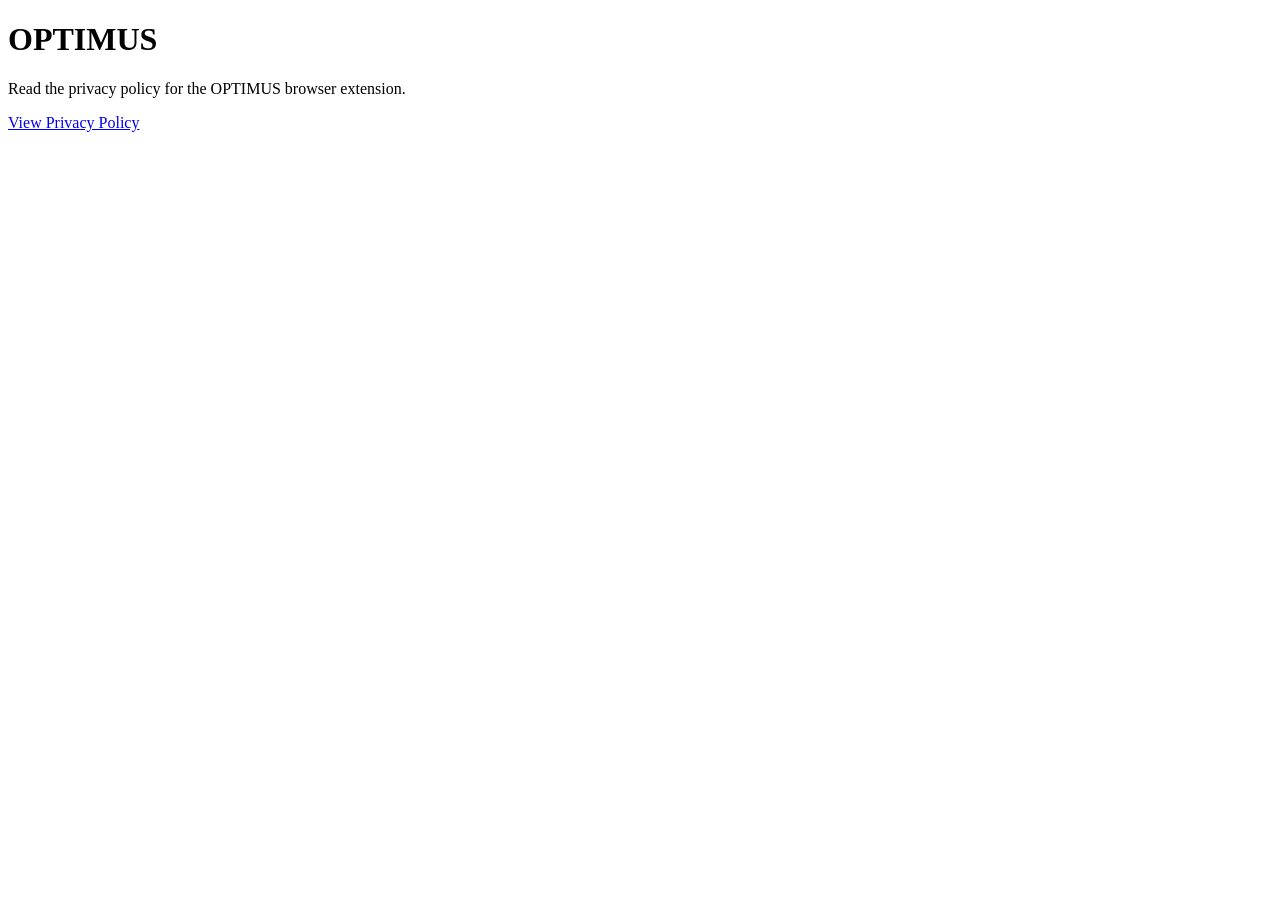
<file: index.html>
<!doctype html>
<html lang="en">
<head>
  <meta charset="utf-8">
  <meta name="viewport" content="width=device-width, initial-scale=1">
  <title>OPTIMUS Privacy Policy</title>
</head>
<body>
  <h1>OPTIMUS</h1>
  <p>Read the privacy policy for the OPTIMUS browser extension.</p>
  <p><a href="./privacy-policy.html">View Privacy Policy</a></p>
</body>
</html>
</file>
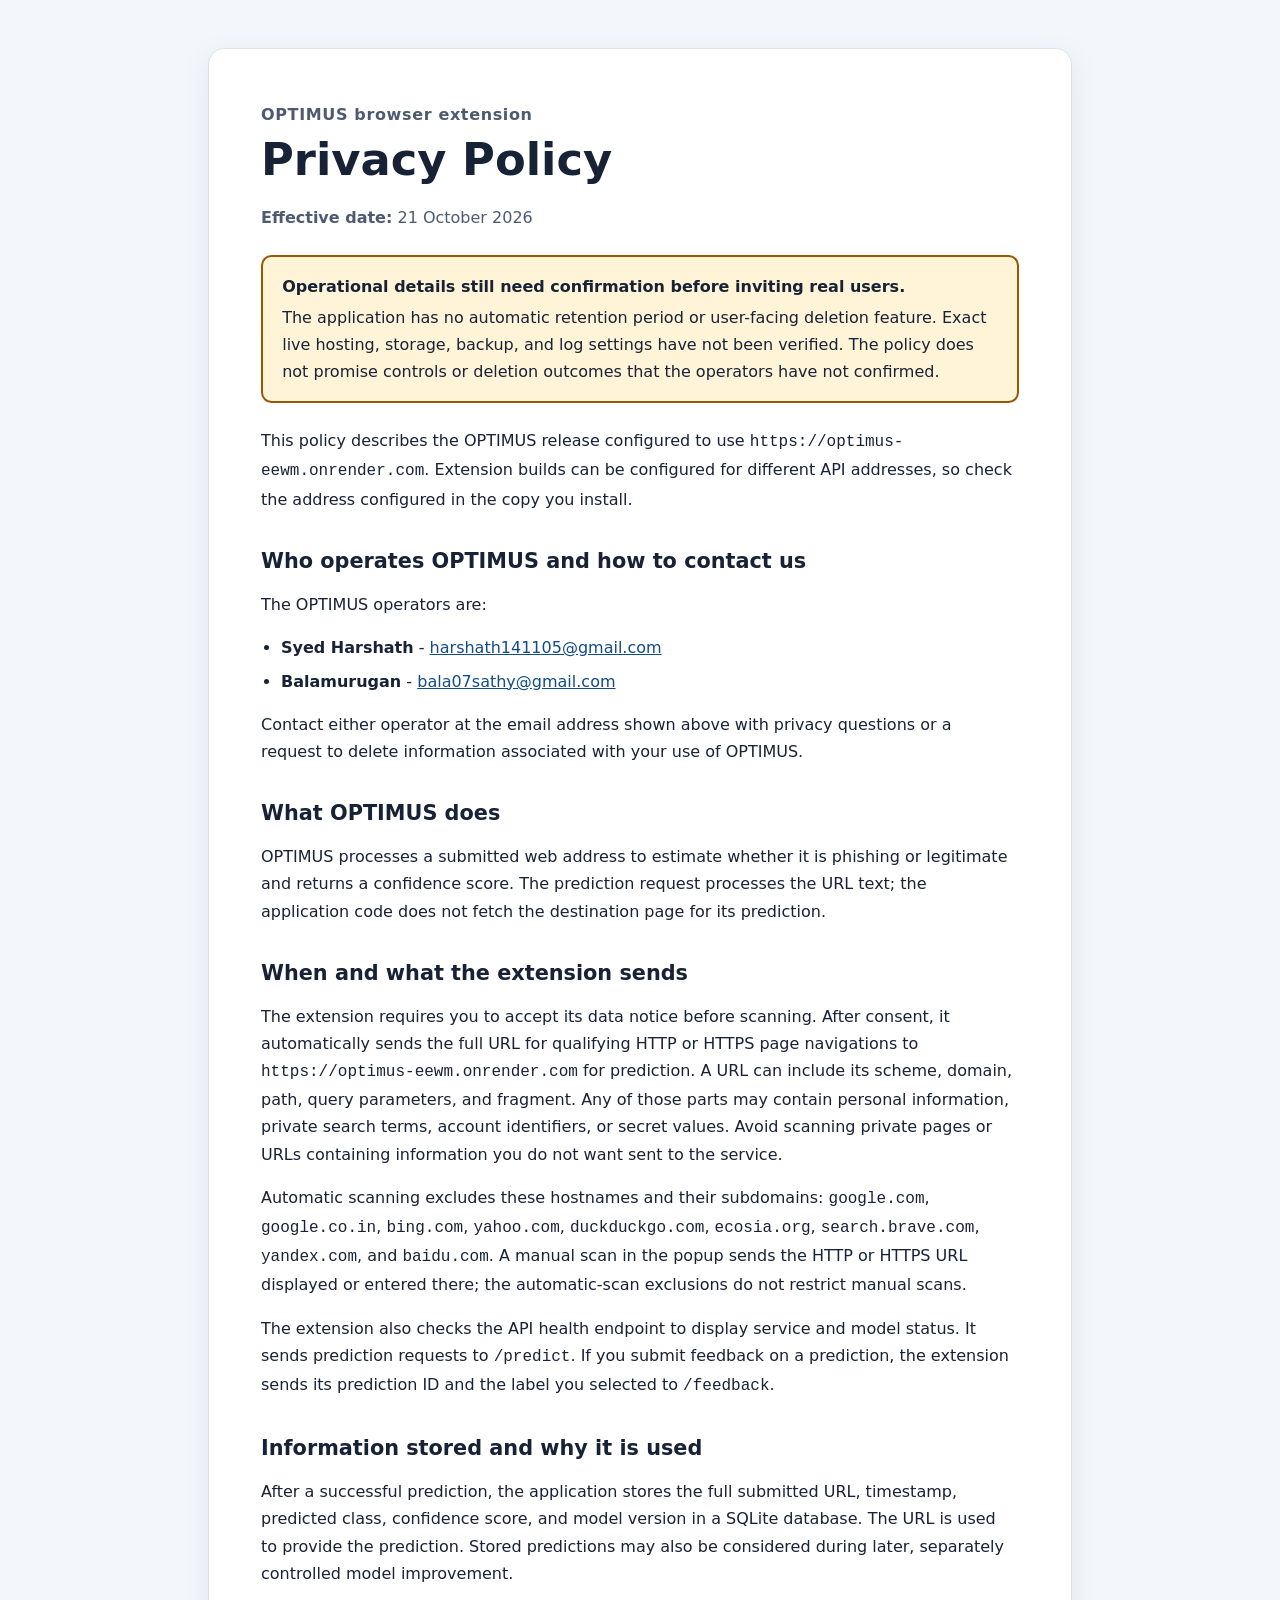
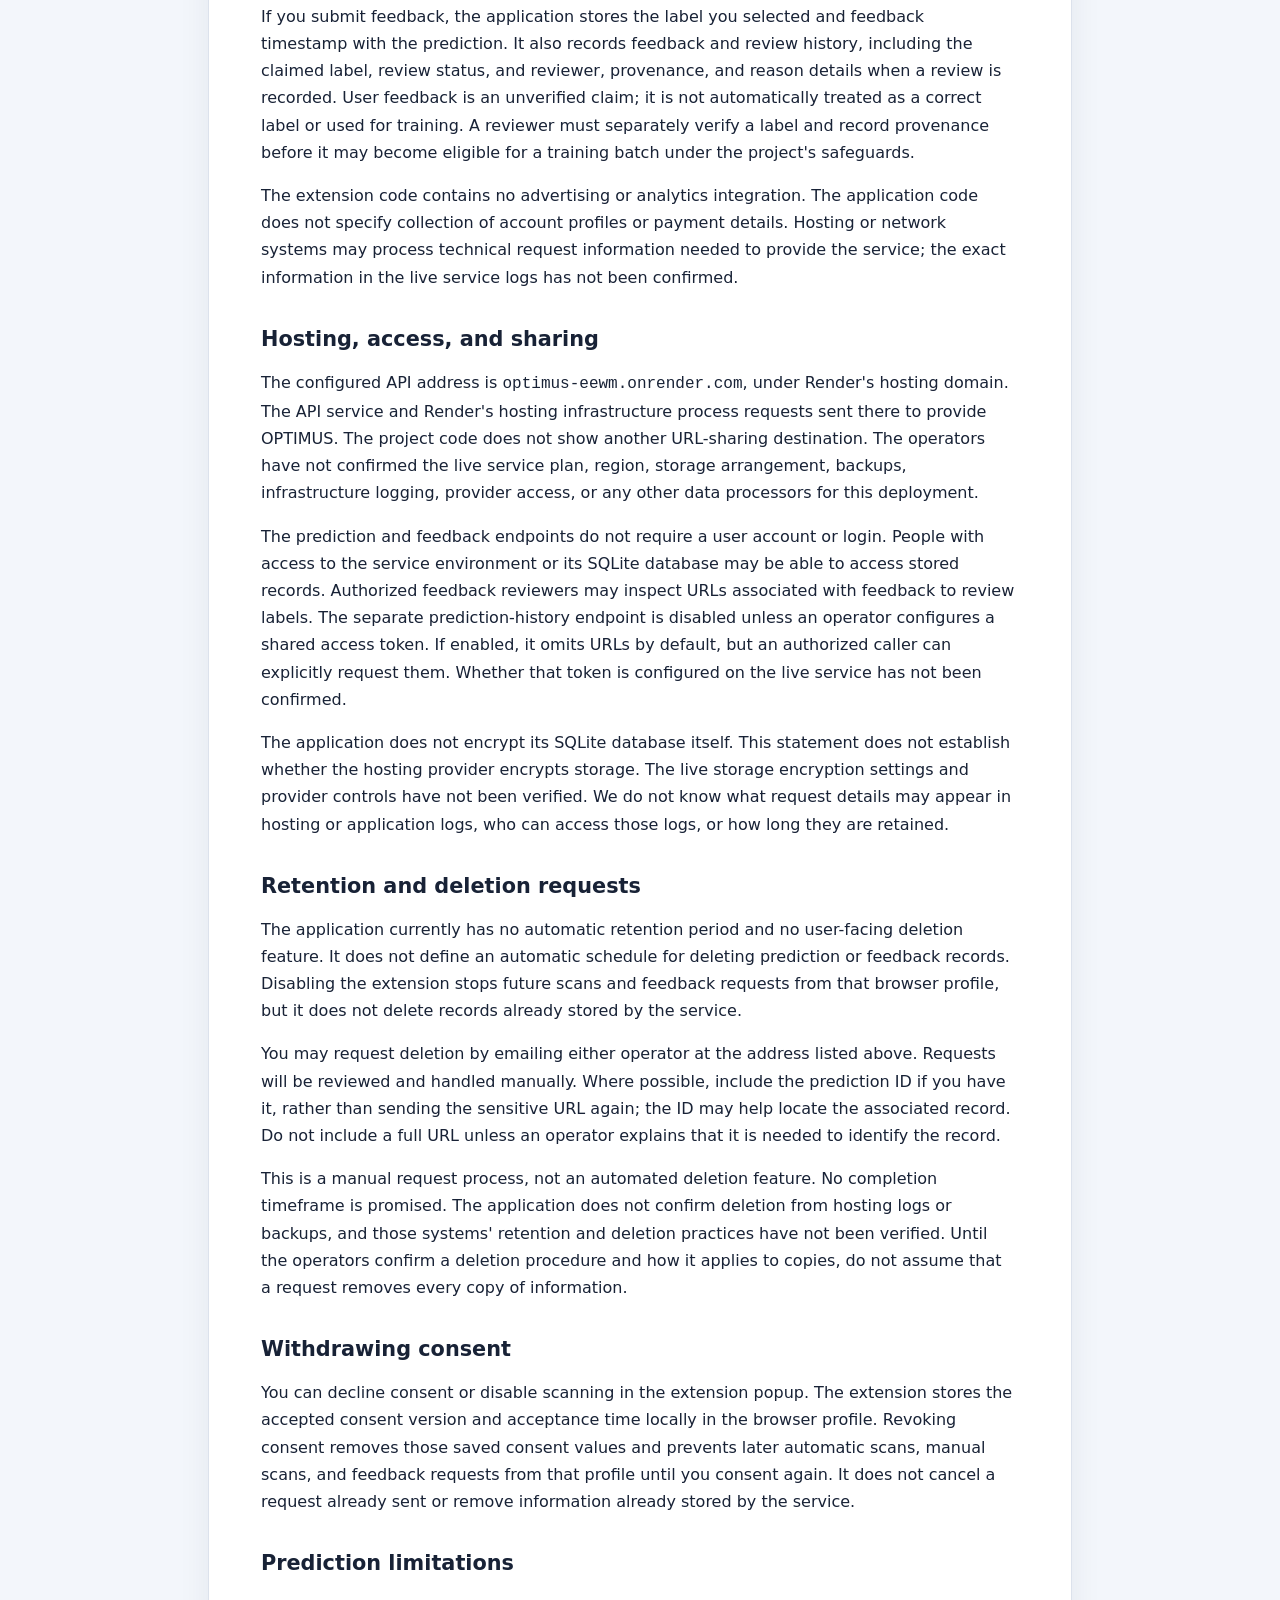
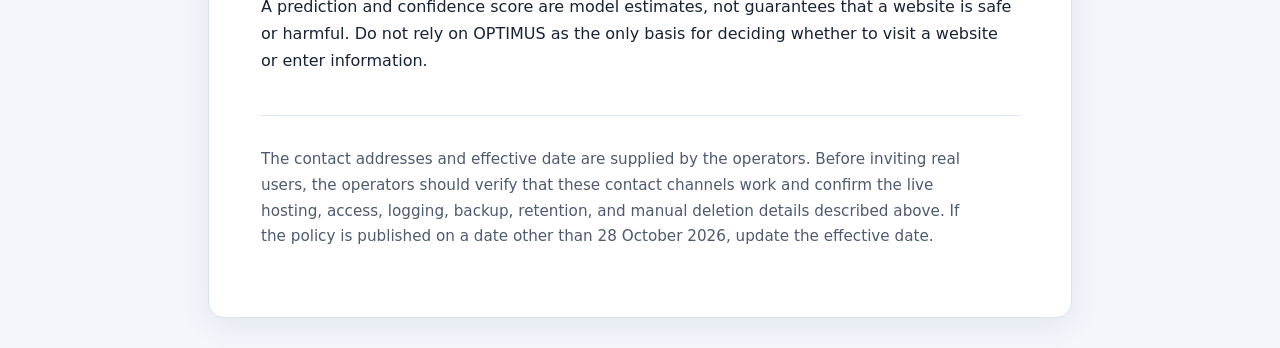
<file: privacy-policy.html>
<!doctype html>
<html lang="en">
<head>
  <meta charset="utf-8">
  <meta name="viewport" content="width=device-width, initial-scale=1">
  <meta name="description" content="Privacy information for the OPTIMUS browser extension.">
  <title>OPTIMUS Privacy Policy</title>
  <style>
    :root {
      color-scheme: light;
      --ink: #182236;
      --muted: #4e5a70;
      --line: #dce2ec;
      --paper: #fff;
      --canvas: #f3f6fb;
      --accent: #124b8a;
      --notice-bg: #fff4d8;
      --notice-border: #9a5700;
    }
    * { box-sizing: border-box; }
    body {
      margin: 0;
      background: var(--canvas);
      color: var(--ink);
      font: 1rem/1.7 system-ui, -apple-system, "Segoe UI", sans-serif;
    }
    main {
      width: min(100% - 2rem, 54rem);
      margin: clamp(1rem, 5vw, 3rem) auto;
      padding: clamp(1.25rem, 5vw, 3.25rem);
      background: var(--paper);
      border: 1px solid var(--line);
      border-radius: 1rem;
      box-shadow: 0 0.5rem 2rem rgb(20 40 70 / 7%);
    }
    h1, h2 { line-height: 1.25; }
    h1 { margin: 0.25rem 0; font-size: clamp(2rem, 6vw, 2.8rem); }
    h2 { margin: 2.25rem 0 0.65rem; font-size: 1.3rem; }
    p, li { max-width: 74ch; }
    a { color: var(--accent); }
    code, .email-placeholder { overflow-wrap: anywhere; }
    .eyebrow, .muted { color: var(--muted); }
    .eyebrow { margin: 0; font-weight: 650; letter-spacing: 0.04em; }
    .notice {
      margin: 1.5rem 0;
      padding: 1rem 1.2rem;
      border: 2px solid var(--notice-border);
      border-radius: 0.65rem;
      background: var(--notice-bg);
    }
    .notice strong { display: block; margin-bottom: 0.2rem; }
    .operator-list { padding-left: 1.25rem; }
    .operator-list li { margin: 0.4rem 0; }
    .email-placeholder { font-family: ui-monospace, SFMono-Regular, Consolas, monospace; }
    footer {
      margin-top: 2.5rem;
      padding-top: 1rem;
      border-top: 1px solid var(--line);
      color: var(--muted);
      font-size: 0.95rem;
    }
    @media (max-width: 36rem) {
      main { width: 100%; margin: 0; padding: 1.25rem 1rem 2rem; border: 0; border-radius: 0; }
      h2 { margin-top: 1.8rem; }
    }
  </style>
</head>
<body>
  <main>
    <header>
      <p class="eyebrow">OPTIMUS browser extension</p>
      <h1>Privacy Policy</h1>
      <p class="muted"><strong>Effective date:</strong> <time datetime="2026-10-21">21 October 2026</time></p>
    </header>

    <aside class="notice" role="note" aria-label="Policy publication status">
      <strong>Operational details still need confirmation before inviting real users.</strong>
      The application has no automatic retention period or user-facing deletion feature. Exact live hosting, storage, backup, and log settings have not been verified. The policy does not promise controls or deletion outcomes that the operators have not confirmed.
    </aside>

    <p>This policy describes the OPTIMUS release configured to use <code>https://optimus-eewm.onrender.com</code>. Extension builds can be configured for different API addresses, so check the address configured in the copy you install.</p>

    <h2>Who operates OPTIMUS and how to contact us</h2>
    <p>The OPTIMUS operators are:</p>
    <ul class="operator-list">
      <li><strong>Syed Harshath</strong> - <a href="mailto:harshath141105@gmail.com">harshath141105@gmail.com</a></li>
      <li><strong>Balamurugan</strong> - <a href="mailto:bala07sathy@gmail.com">bala07sathy@gmail.com</a></li>
    </ul>
    <p>Contact either operator at the email address shown above with privacy questions or a request to delete information associated with your use of OPTIMUS.</p>

    <h2>What OPTIMUS does</h2>
    <p>OPTIMUS processes a submitted web address to estimate whether it is phishing or legitimate and returns a confidence score. The prediction request processes the URL text; the application code does not fetch the destination page for its prediction.</p>

    <h2>When and what the extension sends</h2>
    <p>The extension requires you to accept its data notice before scanning. After consent, it automatically sends the full URL for qualifying HTTP or HTTPS page navigations to <code>https://optimus-eewm.onrender.com</code> for prediction. A URL can include its scheme, domain, path, query parameters, and fragment. Any of those parts may contain personal information, private search terms, account identifiers, or secret values. Avoid scanning private pages or URLs containing information you do not want sent to the service.</p>
    <p>Automatic scanning excludes these hostnames and their subdomains: <code>google.com</code>, <code>google.co.in</code>, <code>bing.com</code>, <code>yahoo.com</code>, <code>duckduckgo.com</code>, <code>ecosia.org</code>, <code>search.brave.com</code>, <code>yandex.com</code>, and <code>baidu.com</code>. A manual scan in the popup sends the HTTP or HTTPS URL displayed or entered there; the automatic-scan exclusions do not restrict manual scans.</p>
    <p>The extension also checks the API health endpoint to display service and model status. It sends prediction requests to <code>/predict</code>. If you submit feedback on a prediction, the extension sends its prediction ID and the label you selected to <code>/feedback</code>.</p>

    <h2>Information stored and why it is used</h2>
    <p>After a successful prediction, the application stores the full submitted URL, timestamp, predicted class, confidence score, and model version in a SQLite database. The URL is used to provide the prediction. Stored predictions may also be considered during later, separately controlled model improvement.</p>
    <p>If you submit feedback, the application stores the label you selected and feedback timestamp with the prediction. It also records feedback and review history, including the claimed label, review status, and reviewer, provenance, and reason details when a review is recorded. User feedback is an unverified claim; it is not automatically treated as a correct label or used for training. A reviewer must separately verify a label and record provenance before it may become eligible for a training batch under the project's safeguards.</p>
    <p>The extension code contains no advertising or analytics integration. The application code does not specify collection of account profiles or payment details. Hosting or network systems may process technical request information needed to provide the service; the exact information in the live service logs has not been confirmed.</p>

    <h2>Hosting, access, and sharing</h2>
    <p>The configured API address is <code>optimus-eewm.onrender.com</code>, under Render's hosting domain. The API service and Render's hosting infrastructure process requests sent there to provide OPTIMUS. The project code does not show another URL-sharing destination. The operators have not confirmed the live service plan, region, storage arrangement, backups, infrastructure logging, provider access, or any other data processors for this deployment.</p>
    <p>The prediction and feedback endpoints do not require a user account or login. People with access to the service environment or its SQLite database may be able to access stored records. Authorized feedback reviewers may inspect URLs associated with feedback to review labels. The separate prediction-history endpoint is disabled unless an operator configures a shared access token. If enabled, it omits URLs by default, but an authorized caller can explicitly request them. Whether that token is configured on the live service has not been confirmed.</p>
    <p>The application does not encrypt its SQLite database itself. This statement does not establish whether the hosting provider encrypts storage. The live storage encryption settings and provider controls have not been verified. We do not know what request details may appear in hosting or application logs, who can access those logs, or how long they are retained.</p>

    <h2>Retention and deletion requests</h2>
    <p>The application currently has no automatic retention period and no user-facing deletion feature. It does not define an automatic schedule for deleting prediction or feedback records. Disabling the extension stops future scans and feedback requests from that browser profile, but it does not delete records already stored by the service.</p>
    <p>You may request deletion by emailing either operator at the address listed above. Requests will be reviewed and handled manually. Where possible, include the prediction ID if you have it, rather than sending the sensitive URL again; the ID may help locate the associated record. Do not include a full URL unless an operator explains that it is needed to identify the record.</p>
    <p>This is a manual request process, not an automated deletion feature. No completion timeframe is promised. The application does not confirm deletion from hosting logs or backups, and those systems' retention and deletion practices have not been verified. Until the operators confirm a deletion procedure and how it applies to copies, do not assume that a request removes every copy of information.</p>

    <h2>Withdrawing consent</h2>
    <p>You can decline consent or disable scanning in the extension popup. The extension stores the accepted consent version and acceptance time locally in the browser profile. Revoking consent removes those saved consent values and prevents later automatic scans, manual scans, and feedback requests from that profile until you consent again. It does not cancel a request already sent or remove information already stored by the service.</p>

    <h2>Prediction limitations</h2>
    <p>A prediction and confidence score are model estimates, not guarantees that a website is safe or harmful. Do not rely on OPTIMUS as the only basis for deciding whether to visit a website or enter information.</p>

    <footer>
      <p>The contact addresses and effective date are supplied by the operators. Before inviting real users, the operators should verify that these contact channels work and confirm the live hosting, access, logging, backup, retention, and manual deletion details described above. If the policy is published on a date other than 28 October 2026, update the effective date.</p>
    </footer>
  </main>
</body>
</html>
</file>
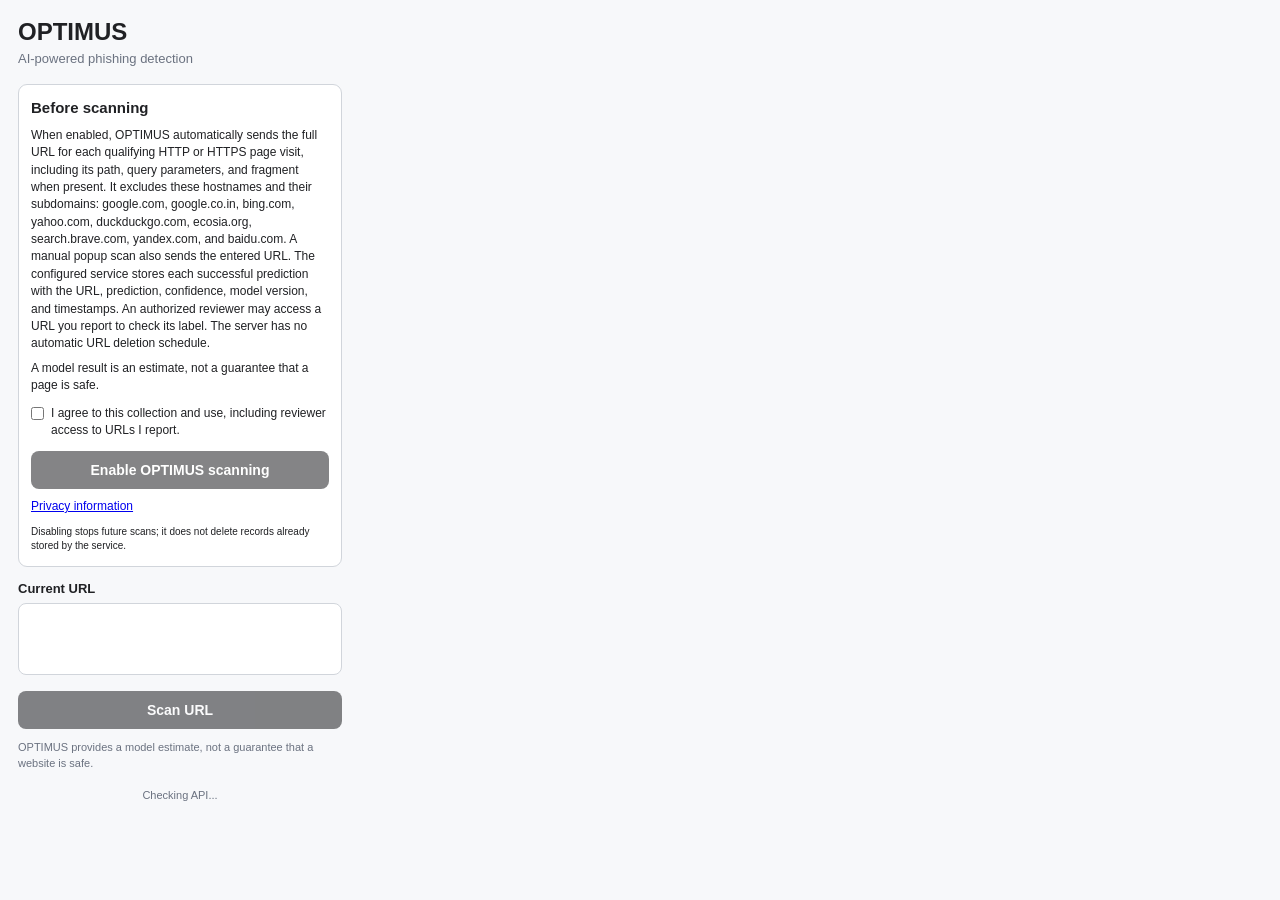
<file: extension/popup.html>
<!DOCTYPE html>
<html lang="en">
<head>
  <meta charset="UTF-8">
  <meta name="viewport" content="width=device-width, initial-scale=1.0">
  <title>OPTIMUS</title>
  <link rel="stylesheet" href="popup.css">
</head>

<body>
  <main class="container">
    <header class="header">
      <div>
        <h1>OPTIMUS</h1>
        <p>AI-powered phishing detection</p>
      </div>
    </header>

    <section id="consentPanel" class="consent-panel" aria-live="polite">
      <h2>Before scanning</h2>
      <p>When enabled, OPTIMUS automatically sends the full URL for each qualifying HTTP or HTTPS page visit, including its path, query parameters, and fragment when present. It excludes these hostnames and their subdomains: google.com, google.co.in, bing.com, yahoo.com, duckduckgo.com, ecosia.org, search.brave.com, yandex.com, and baidu.com. A manual popup scan also sends the entered URL. The configured service stores each successful prediction with the URL, prediction, confidence, model version, and timestamps. An authorized reviewer may access a URL you report to check its label. The server has no automatic URL deletion schedule.</p>
      <p>A model result is an estimate, not a guarantee that a page is safe.</p>
      <p id="consentGrantedNotice" class="hidden">Scanning is enabled. You can disable it here at any time.</p>
      <label class="consent-choice"><input id="consentCheckbox" type="checkbox"> I agree to this collection and use, including reviewer access to URLs I report.</label>
      <button id="enableScanButton" class="scan-button" disabled>Enable OPTIMUS scanning</button>
      <button id="disableScanButton" class="text-button hidden" type="button">Disable scanning on this browser</button>
      <a id="privacyPolicyLink" href="https://syedharshath.github.io/Phishing-Detection/privacy-policy.html" target="_blank" rel="noopener noreferrer">Privacy information</a>
      <small>Disabling stops future scans; it does not delete records already stored by the service.</small>
    </section>

    <section class="url-section">
      <label for="url">Current URL</label>
      <textarea id="url" rows="3" spellcheck="false"></textarea>
    </section>

    <button id="scanButton" class="scan-button" disabled>Scan URL</button>

    <div id="status" class="status hidden"></div>

    <section id="result" class="result hidden">
      <div id="resultBadge" class="result-badge"></div>

      <div class="result-row">
        <span>Confidence</span>
        <strong id="confidence">-</strong>
      </div>

      <div class="result-row">
        <span>Model version</span>
        <strong id="modelVersion">-</strong>
      </div>
    </section>

    <p class="model-notice">OPTIMUS provides a model estimate, not a guarantee that a website is safe.</p>

    <footer>
      <span id="apiStatus">Checking API...</span>
    </footer>
  </main>

  <script src="popup.js"></script>
</body>
</html>
</file>
<file: extension/popup.css>
* {
  box-sizing: border-box;
}

body {
  margin: 0;
  width: 360px;
  min-height: 420px;
  font-family: Arial, sans-serif;
  background: #f7f8fa;
  color: #202124;
}

.container {
  padding: 18px;
}

.consent-panel {
  margin: 8px 0 14px;
  padding: 12px;
  border: 1px solid #d1d5db;
  border-radius: 9px;
  background: #fff;
  font-size: 12px;
  line-height: 1.45;
}

.consent-panel h2 {
  margin: 0 0 8px;
  font-size: 15px;
}

.consent-panel p {
  margin: 7px 0;
}

.consent-choice {
  display: flex;
  align-items: flex-start;
  gap: 7px;
  margin-top: 10px;
}

.consent-choice input {
  margin: 2px 0 0;
}

.consent-panel a,
.consent-panel small {
  display: block;
  margin-top: 9px;
}

.consent-enabled > h2,
.consent-enabled > p,
.consent-enabled > .consent-choice,
.consent-enabled > #enableScanButton {
  display: none;
}

.consent-enabled > #consentGrantedNotice {
  display: block;
}

.text-button {
  display: block;
  margin: 10px auto 0;
  border: 0;
  background: transparent;
  color: #374151;
  text-decoration: underline;
  cursor: pointer;
}

.header h1 {
  margin: 0;
  font-size: 24px;
}

.header p {
  margin: 5px 0 18px;
  color: #6b7280;
  font-size: 13px;
}

.url-section label {
  display: block;
  margin-bottom: 7px;
  font-size: 13px;
  font-weight: 600;
}

textarea {
  width: 100%;
  resize: none;
  padding: 10px;
  border: 1px solid #d1d5db;
  border-radius: 8px;
  background: white;
  font-size: 12px;
  line-height: 1.4;
  outline: none;
}

textarea:focus {
  border-color: #6b7280;
}

.scan-button {
  width: 100%;
  margin-top: 12px;
  padding: 11px;
  border: 0;
  border-radius: 8px;
  background: #202124;
  color: white;
  font-size: 14px;
  font-weight: 600;
  cursor: pointer;
}

.scan-button:hover {
  opacity: 0.9;
}

.scan-button:disabled {
  opacity: 0.55;
  cursor: not-allowed;
}

.status {
  margin-top: 12px;
  padding: 10px;
  border-radius: 8px;
  background: #fff4e5;
  color: #8a4b08;
  font-size: 12px;
}

.result {
  margin-top: 14px;
  padding: 14px;
  border: 1px solid #e5e7eb;
  border-radius: 10px;
  background: white;
}

.result-badge {
  margin-bottom: 14px;
  padding: 12px;
  border-radius: 8px;
  text-align: center;
  font-size: 18px;
  font-weight: 700;
}

.result-badge.phishing {
  background: #fee2e2;
  color: #b91c1c;
}

.result-badge.legitimate {
  background: #dcfce7;
  color: #15803d;
}

.result-row {
  display: flex;
  justify-content: space-between;
  padding: 7px 0;
  font-size: 13px;
}

.result-row span {
  color: #6b7280;
}

footer {
  margin-top: 18px;
  text-align: center;
  color: #6b7280;
  font-size: 11px;
}

.model-notice {
  color: #6b7280;
  font-size: 11px;
  line-height: 1.4;
}

.hidden {
  display: none;
}
</file>
